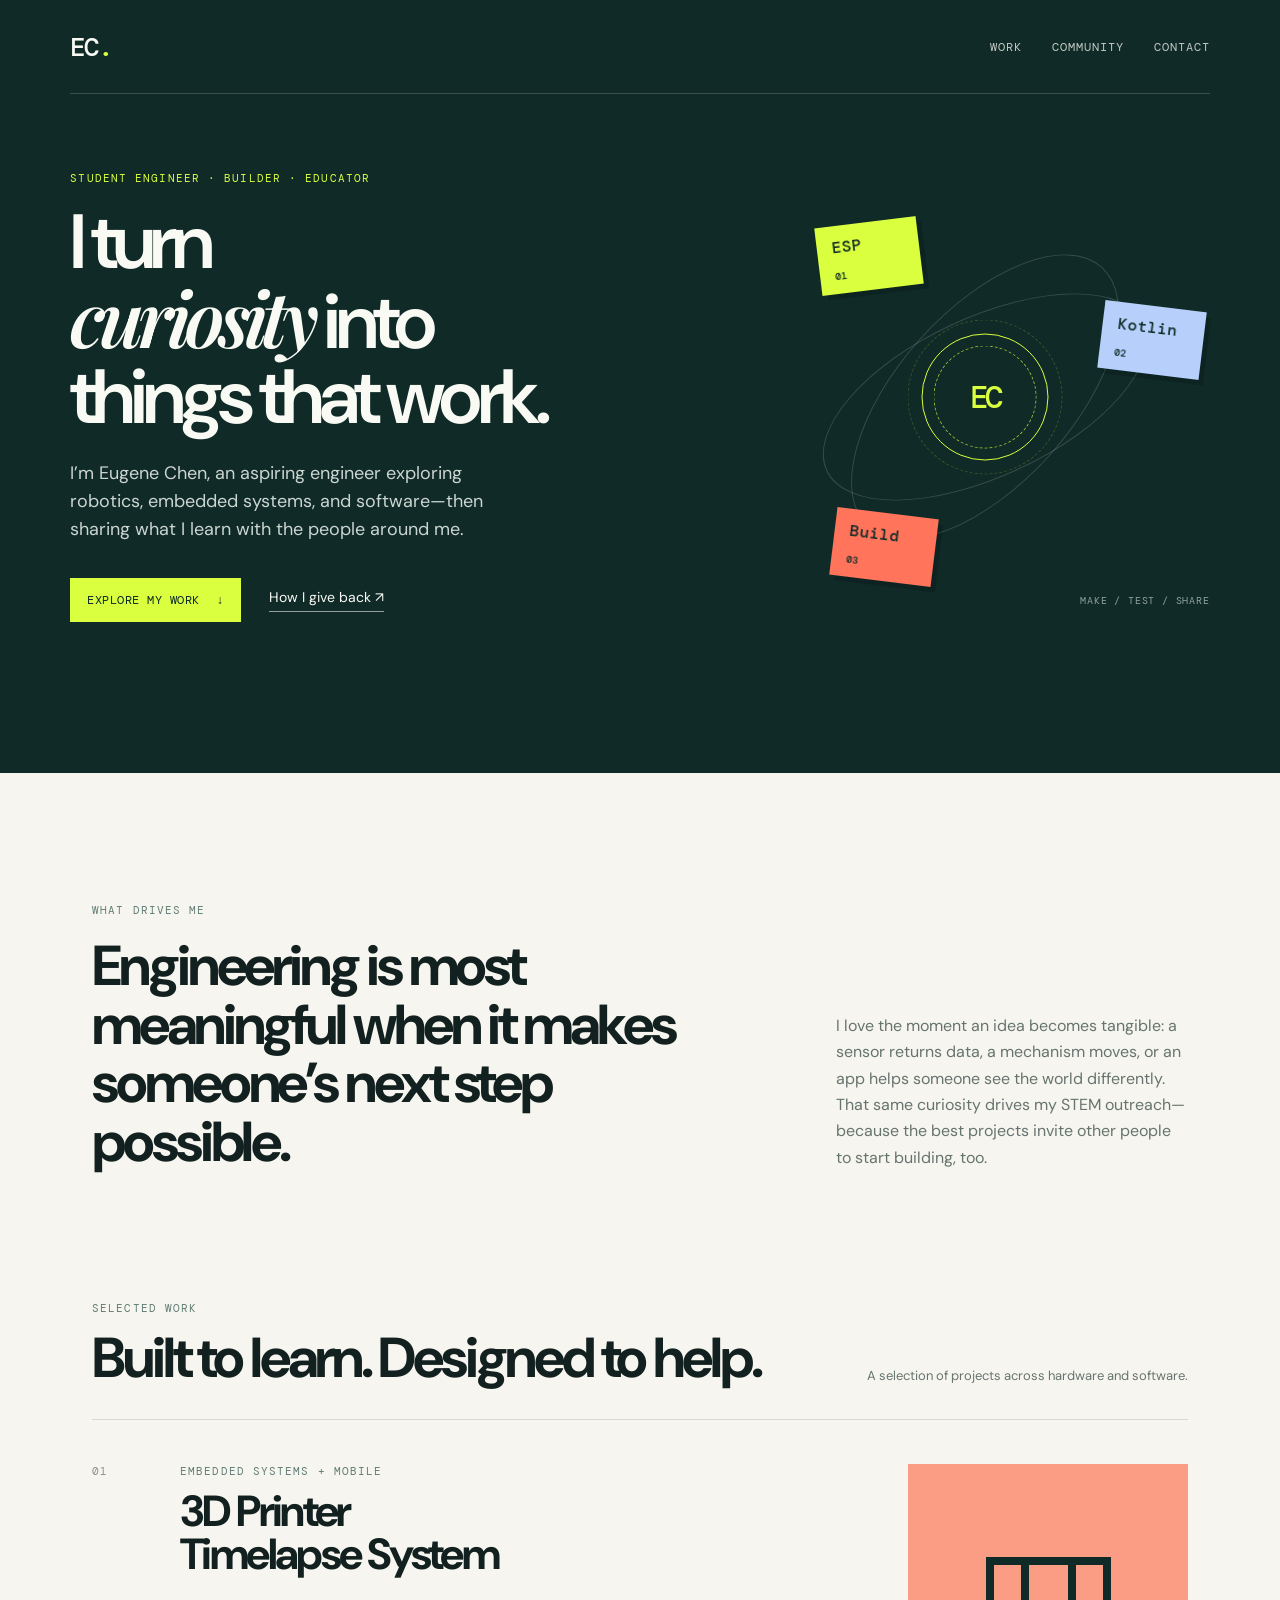
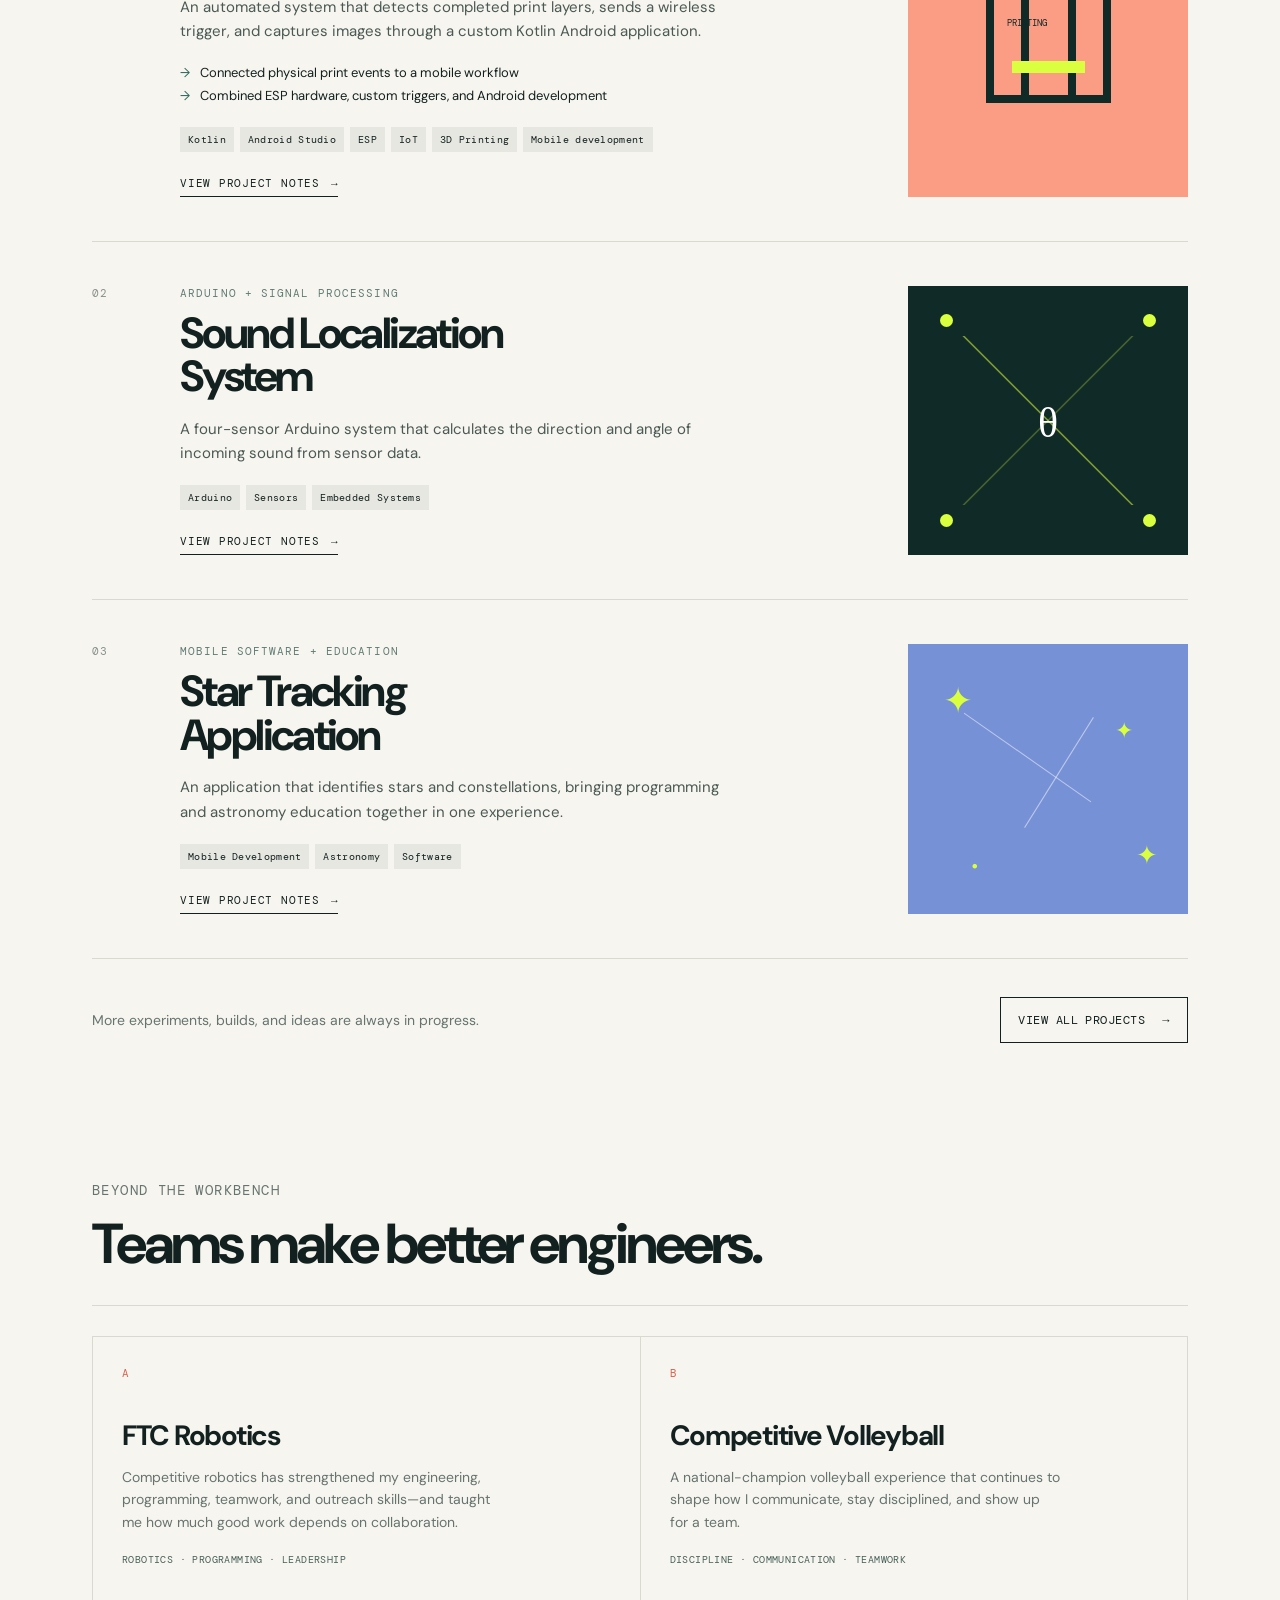
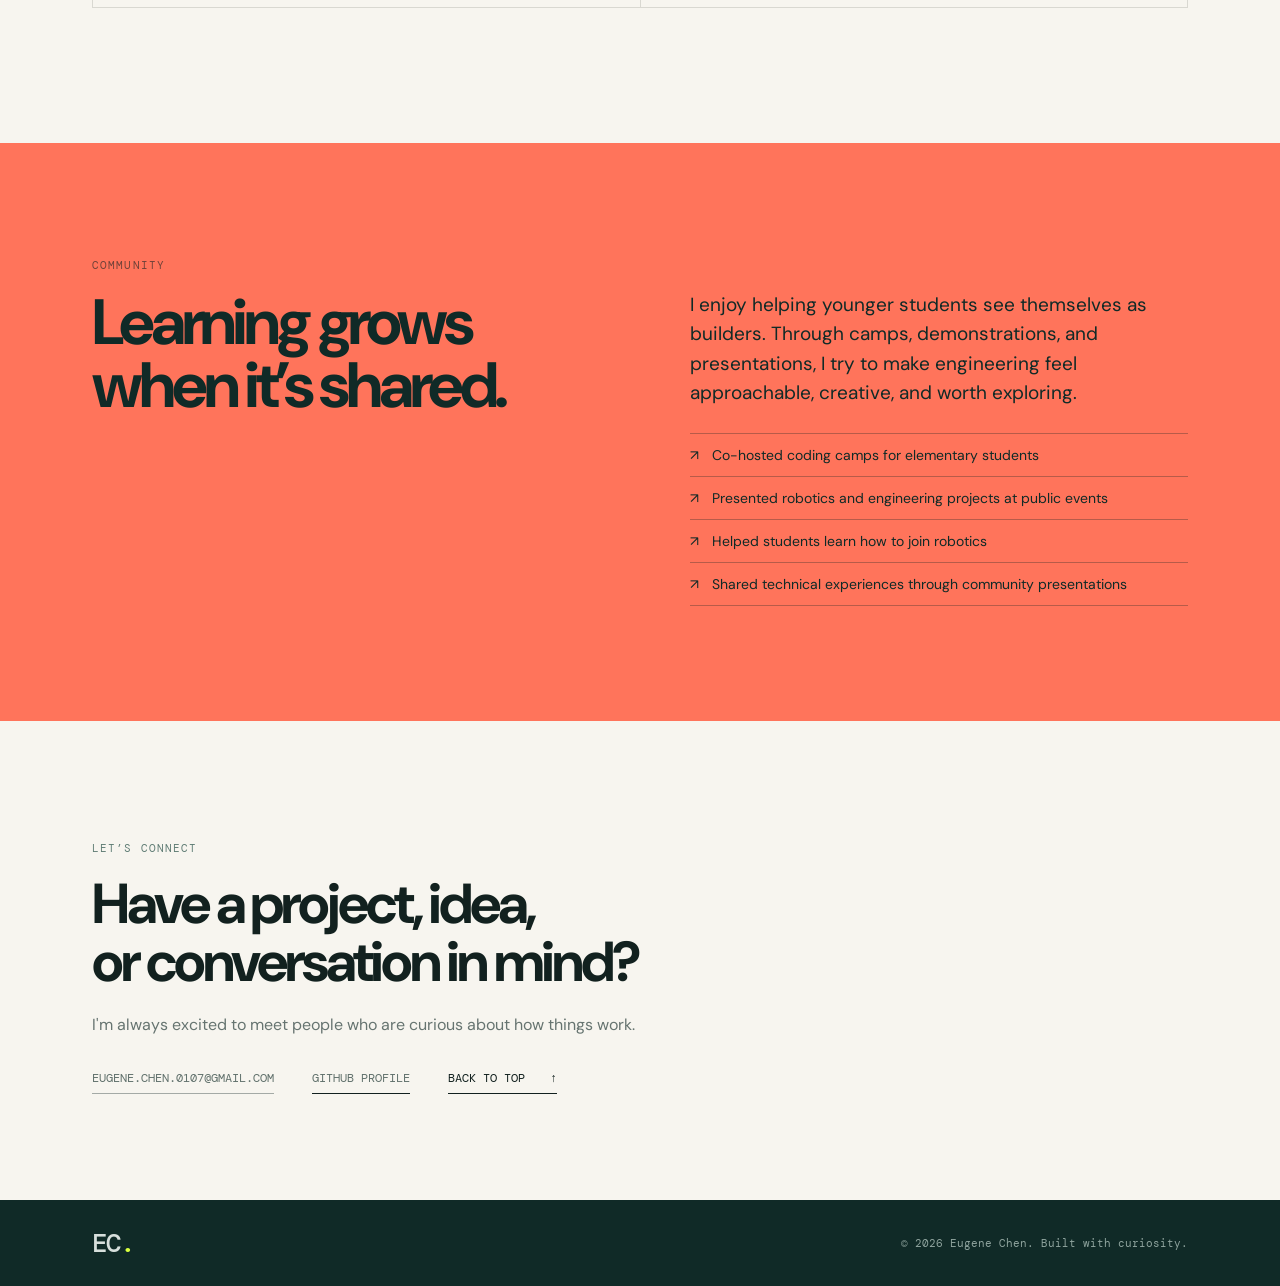
<file: index.html>
<!DOCTYPE html>
<html lang="en">

<head>
  <meta charset="UTF-8">
  <meta name="viewport" content="width=device-width, initial-scale=1.0">
  <meta name="description"
    content="Eugene Chen is a student engineer building at the intersection of robotics, embedded systems, and education.">
  <title>Eugene Chen — Student Engineer</title>
  <link rel="stylesheet" href="style.css">
</head>

<body>
  <div class="scroll-progress" aria-hidden="true"></div>
  <div class="site-shell">
    <header class="hero" id="top">
      <nav class="nav" aria-label="Primary navigation">
        <a class="wordmark" href="#top" aria-label="Eugene Chen home">EC<span>.</span></a>
        <div class="nav-links">
          <a href="#work">Work</a>
          <a href="#community">Community</a>
          <a href="#contact">Contact</a>
        </div>
      </nav>

      <div class="hero-grid">
        <div class="hero-copy">
          <p class="eyebrow">Student engineer · Builder · Educator</p>
          <h1>I turn<br><em>curiosity</em> into<br>things that work.</h1>
          <p class="intro">I’m Eugene Chen, an aspiring engineer exploring robotics, embedded systems, and software—then
            sharing what I learn with the people around me.</p>
          <div class="hero-actions">
            <a class="button button-primary" href="#work">Explore my work <span aria-hidden="true">↓</span></a>
            <a class="text-link" href="#community">How I give back <span aria-hidden="true">↗</span></a>
          </div>
        </div>
        <div class="hero-art" aria-hidden="true">
          <div class="orbit orbit-one"></div>
          <div class="orbit orbit-two"></div>
          <div class="art-card card-a">ESP<br><small>01</small></div>
          <div class="art-card card-b">Kotlin<br><small>02</small></div>
          <div class="art-card card-c">Build<br><small>03</small></div>
          <div class="art-core"><span>EC</span></div>
          <p class="art-label">MAKE / TEST / SHARE</p>
        </div>
      </div>
    </header>

    <main>
      <section class="statement section-wrap">
        <p class="section-kicker">What drives me</p>
        <div class="statement-grid">
          <h2>Engineering is most meaningful when it makes someone’s next step possible.</h2>
          <p>I love the moment an idea becomes tangible: a sensor returns data, a mechanism moves, or an app helps
            someone see the world differently. That same curiosity drives my STEM outreach—because the best projects
            invite other people to start building, too.</p>
        </div>
      </section>

      <section class="work section-wrap" id="work">
        <div class="section-heading">
          <div>
            <p class="section-kicker">Selected work</p>
            <h2>Built to learn. Designed to help.</h2>
          </div>
          <p class="section-note">A selection of projects across hardware and software.</p>
        </div>

        <div class="project-list">
          <article class="project project-featured">
            <div class="project-number">01</div>
            <div class="project-content">
              <p class="project-type">Embedded systems + mobile</p>
              <h3>3D Printer<br>Timelapse System</h3>
              <p class="project-description">An automated system that detects completed print layers, sends a wireless
                trigger, and captures images through a custom Kotlin Android application.</p>
              <ul class="project-points">
                <li>Connected physical print events to a mobile workflow</li>
                <li>Combined ESP hardware, custom triggers, and Android development</li>
              </ul>
              <div class="tags"><span>Kotlin</span><span>Android Studio</span><span>ESP</span><span>IoT</span><span>3D
                  Printing</span><span>Mobile development</span></div>
              <a class="project-link" href="project pages/printer-timelapse.html">View project notes <span
                  aria-hidden="true">→</span></a>
            </div>
            <div class="project-visual printer-visual" aria-hidden="true">
              <div class="printer-frame"><i></i><i></i><b></b><span>PRINTING</span></div>
            </div>
          </article>

          <article class="project project-split">
            <div class="project-number">02</div>
            <div class="project-content">
              <p class="project-type">Arduino + signal processing</p>
              <h3>Sound Localization<br>System</h3>
              <p class="project-description">A four-sensor Arduino system that calculates the direction and angle of
                incoming sound from sensor data.</p>
              <div class="tags"><span>Arduino</span><span>Sensors</span><span>Embedded Systems</span></div>
              <a class="project-link" href="project pages/sound-localization.html">View project notes <span
                  aria-hidden="true">→</span></a>
            </div>
            <div class="project-visual sound-visual" aria-hidden="true">
              <div class="sound-dot d1"></div>
              <div class="sound-dot d2"></div>
              <div class="sound-dot d3"></div>
              <div class="sound-dot d4"></div>
              <div class="sound-lines"></div><b>θ</b>
            </div>
          </article>

          <article class="project project-split">
            <div class="project-number">03</div>
            <div class="project-content">
              <p class="project-type">Mobile software + education</p>
              <h3>Star Tracking<br>Application</h3>
              <p class="project-description">An application that identifies stars and constellations, bringing
                programming and astronomy education together in one experience.</p>
              <div class="tags"><span>Mobile Development</span><span>Astronomy</span><span>Software</span></div>
              <a class="project-link" href="project pages/star-tracking.html">View project notes <span
                  aria-hidden="true">→</span></a>
            </div>
            <div class="project-visual star-visual" aria-hidden="true">
              <span>✦</span><span>✦</span><span>·</span><span>✦</span><i></i><i></i>
            </div>
          </article>
        </div>
        <div class="projects-cta">
          <p>More experiments, builds, and ideas are always in progress.</p>
          <a class="button button-outline" href="projects.html">View all projects <span aria-hidden="true">→</span></a>
        </div>
      </section>

      <section class="experience section-wrap">
        <div class="section-heading">
          <div>
            <p class="section-kicker">Beyond the workbench</p>
            <h2>Teams make better engineers.</h2>
          </div>
        </div>
        <div class="experience-grid">
          <article>
            <p class="experience-index">A</p>
            <h3>FTC Robotics</h3>
            <p>Competitive robotics has strengthened my engineering, programming, teamwork, and outreach skills—and
              taught me how much good work depends on collaboration.</p><span>Robotics · Programming · Leadership</span>
          </article>
          <article>
            <p class="experience-index">B</p>
            <h3>Competitive Volleyball</h3>
            <p>A national-champion volleyball experience that continues to shape how I communicate, stay disciplined,
              and show up for a team.</p><span>Discipline · Communication · Teamwork</span>
          </article>
        </div>
      </section>

      <section class="community" id="community">
        <div class="section-wrap community-grid">
          <div>
            <p class="section-kicker light">Community</p>
            <h2>Learning grows<br>when it’s shared.</h2>
          </div>
          <div class="community-copy">
            <p>I enjoy helping younger students see themselves as builders. Through camps, demonstrations, and
              presentations, I try to make engineering feel approachable, creative, and worth exploring.</p>
            <ul>
              <li>Co-hosted coding camps for elementary students</li>
              <li>Presented robotics and engineering projects at public events</li>
              <li>Helped students learn how to join robotics</li>
              <li>Shared technical experiences through community presentations</li>
            </ul>
          </div>
        </div>
      </section>

      <section class="contact section-wrap" id="contact">
        <p class="section-kicker">Let’s connect</p>
        <h2>Have a project, idea,<br>or conversation in mind?</h2>
        <p>I'm always excited to meet people who are curious about how things work.</p>
        <!-- <div class="contact-links"><span class="contact-pending">eugene.chen.0107@gmail.com</span><span class="contact-pending"><a href="https://github.com/eugene-chen-0107" target="_blank" rel="noopener noreferrer">GitHub Profile</a></span><a href="#top">Back to top <span>↑</span></a></div> -->
        <div class="contact-links"><span class="contact-pending">eugene.chen.0107@gmail.com</span><span
            class="contact-pending"><a href="https://github.com/eugene-chen-0107" target="_blank"
              rel="noopener noreferrer">GitHub Profile</a></span><a href="#top">Back to top <span>↑</span></a></div>
        <!-- <p class="contact-note">Add your email address and GitHub links here before publishing.</p> -->
      </section>
    </main>
    <footer><a class="wordmark" href="#top">EC<span>.</span></a>
      <p>© 2026 Eugene Chen. Built with curiosity.</p>
    </footer>
  </div>
  <script>
    (() => {
      const reducedMotion = window.matchMedia('(prefers-reduced-motion: reduce)');
      const revealTargets = document.querySelectorAll('.statement-grid, .section-heading, .project, .experience-grid article, .community-grid, .contact');

      revealTargets.forEach((element, index) => {
        element.classList.add('reveal');
        element.style.setProperty('--reveal-delay', `${Math.min(index % 3, 2) * 85}ms`);
      });

      const revealAll = () => revealTargets.forEach(element => element.classList.add('is-visible'));
      if (reducedMotion.matches || !('IntersectionObserver' in window)) {
        revealAll();
      } else {
        const observer = new IntersectionObserver((entries, currentObserver) => {
          entries.forEach(entry => {
            if (entry.isIntersecting) {
              entry.target.classList.add('is-visible');
              currentObserver.unobserve(entry.target);
            }
          });
        }, { threshold: 0.12, rootMargin: '0px 0px -40px' });
        revealTargets.forEach(element => observer.observe(element));
      }

      const progress = document.querySelector('.scroll-progress');
      const updateProgress = () => {
        const scrollable = document.documentElement.scrollHeight - window.innerHeight;
        progress.style.transform = `scaleX(${scrollable > 0 ? window.scrollY / scrollable : 0})`;
      };
      updateProgress();
      window.addEventListener('scroll', updateProgress, { passive: true });
      window.addEventListener('resize', updateProgress);
    })();
  </script>
</body>

</html>
</file>
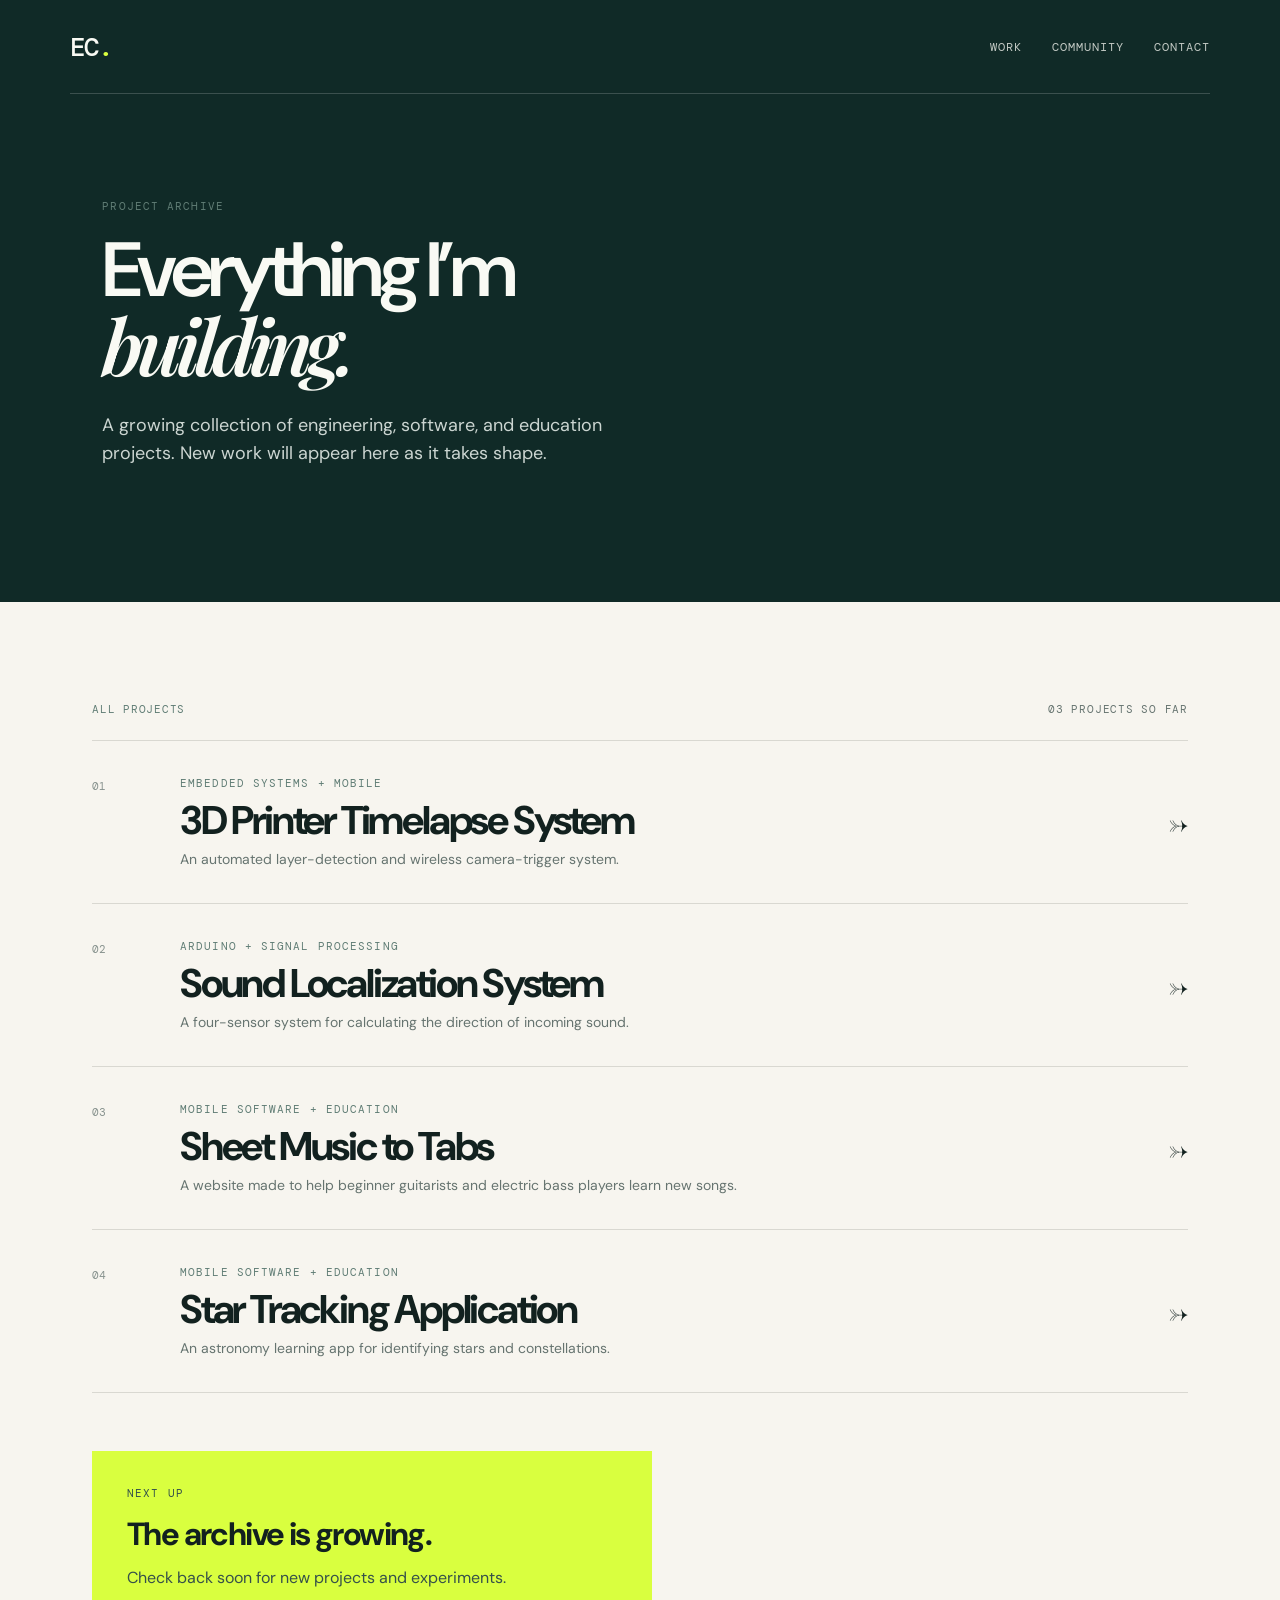
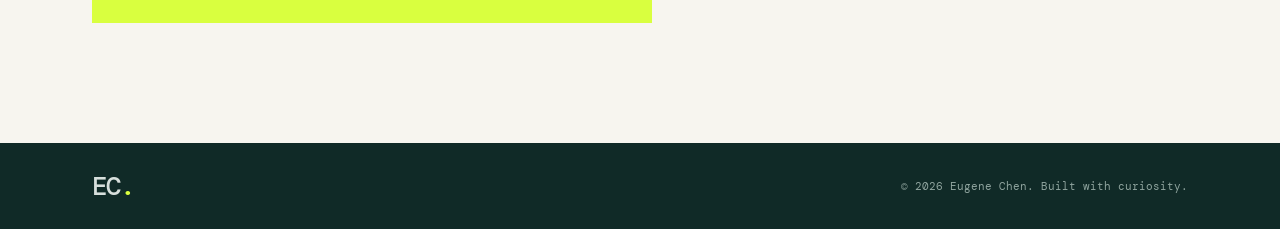
<file: projects.html>
<!DOCTYPE html>
<html lang="en">

<head>
  <meta charset="UTF-8">
  <meta name="viewport" content="width=device-width, initial-scale=1.0">
  <meta name="description" content="A complete collection of Eugene Chen's engineering and software projects.">
  <title>All Projects — Eugene Chen</title>
  <link rel="stylesheet" href="style.css">
</head>

<body>
  <div class="site-shell">
    <header class="projects-hero">
      <nav class="nav" aria-label="Primary navigation">
        <a class="wordmark" href="index.html" aria-label="Eugene Chen home">EC<span>.</span></a>
        <div class="nav-links"><a href="index.html#work">Work</a><a href="index.html#community">Community</a><a
            href="index.html#contact">Contact</a></div>
      </nav>
      <div class="projects-hero-copy">
        <p class="eyebrow">Project archive</p>
        <h1>Everything I’m<br><em>building.</em></h1>
        <p>A growing collection of engineering, software, and education projects. New work will appear here as it takes
          shape.</p>
      </div>
    </header>

    <main class="section-wrap projects-page">
      <div class="projects-page-heading">
        <p class="section-kicker">All projects</p>
        <p>03 projects so far</p>
      </div>
      <div class="archive-list">
        <a class="archive-project" href="project pages/printer-timelapse.html"><span class="archive-number">01</span>
          <div>
            <p class="project-type">Embedded systems + mobile</p>
            <h2>3D Printer Timelapse System</h2>
            <p>An automated layer-detection and wireless camera-trigger system.</p>
          </div><span class="archive-arrow" aria-hidden="true">→</span>
        </a>
        <a class="archive-project" href="project pages/sound-localization.html"><span class="archive-number">02</span>
          <div>
            <p class="project-type">Arduino + signal processing</p>
            <h2>Sound Localization System</h2>
            <p>A four-sensor system for calculating the direction of incoming sound.</p>
          </div><span class="archive-arrow" aria-hidden="true">→</span>
        </a>
        <a class="archive-project" href="project pages/sheet-music-to-tabs.html"><span class="archive-number">03</span>
          <div>
            <p class="project-type">Mobile software + education</p>
            <h2>Sheet Music to Tabs</h2>
            <p>A website made to help beginner guitarists and electric bass players learn new songs.</p>
          </div><span class="archive-arrow" aria-hidden="true">→</span>
        </a>
        <a class="archive-project" href="project pages/star-tracking.html"><span class="archive-number">04</span>
          <div>
            <p class="project-type">Mobile software + education</p>
            <h2>Star Tracking Application</h2>
            <p>An astronomy learning app for identifying stars and constellations.</p>
          </div><span class="archive-arrow" aria-hidden="true">→</span>
        </a>
      </div>
      <aside class="projects-coming">
        <p class="section-kicker">Next up</p>
        <h2>The archive is growing.</h2>
        <p>Check back soon for new projects and experiments.</p>
      </aside>
    </main>
    <footer><a class="wordmark" href="index.html">EC<span>.</span></a>
      <p>© 2026 Eugene Chen. Built with curiosity.</p>
    </footer>
  </div>
</body>

</html>
</file>
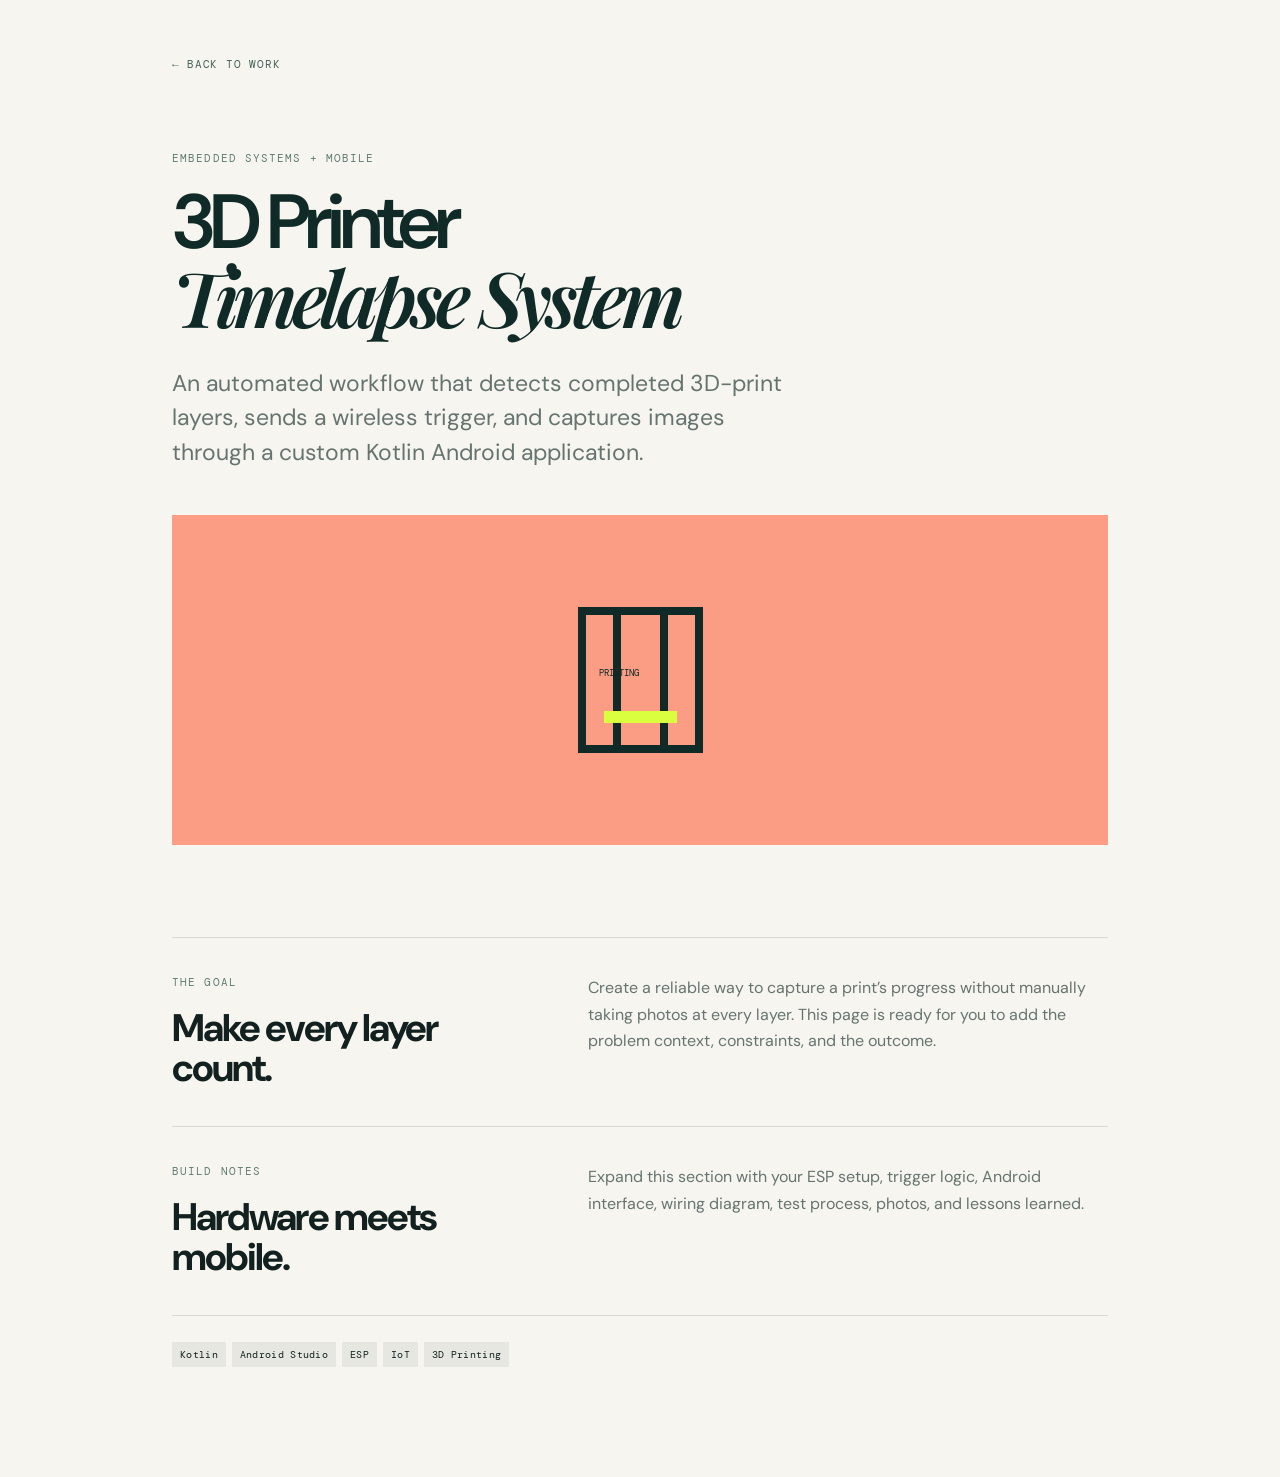
<file: project pages/printer-timelapse.html>
<!DOCTYPE html>
<html lang="en">

<head>
  <meta charset="UTF-8">
  <meta name="viewport" content="width=device-width, initial-scale=1.0">
  <meta name="description" content="3D Printer Timelapse System case study by Eugene Chen.">
  <title>3D Printer Timelapse System — Eugene Chen</title>
  <link rel="stylesheet" href="../style.css">
</head>

<body>
  <main class="case-study section-wrap">
    <a class="back-link" href="../index.html#work">← Back to work</a>
    <p class="section-kicker">Embedded systems + mobile</p>
    <h1>3D Printer<br><em>Timelapse System</em></h1>
    <p class="case-intro">An automated workflow that detects completed 3D-print layers, sends a wireless trigger, and
      captures images through a custom Kotlin Android application.</p>
    <div class="case-visual printer-visual" aria-hidden="true">
      <div class="printer-frame"><i></i><i></i><b></b><span>PRINTING</span></div>
    </div>
    <section class="case-grid">
      <div>
        <p class="section-kicker">The goal</p>
        <h2>Make every layer count.</h2>
      </div>
      <p>Create a reliable way to capture a print’s progress without manually taking photos at every layer. This page is
        ready for you to add the problem context, constraints, and the outcome.</p>
    </section>
    <section class="case-grid">
      <div>
        <p class="section-kicker">Build notes</p>
        <h2>Hardware meets mobile.</h2>
      </div>
      <p>Expand this section with your ESP setup, trigger logic, Android interface, wiring diagram, test process,
        photos, and lessons learned.</p>
    </section>
    <div class="tags"><span>Kotlin</span><span>Android Studio</span><span>ESP</span><span>IoT</span><span>3D
        Printing</span></div>
  </main>
</body>

</html>
</file>
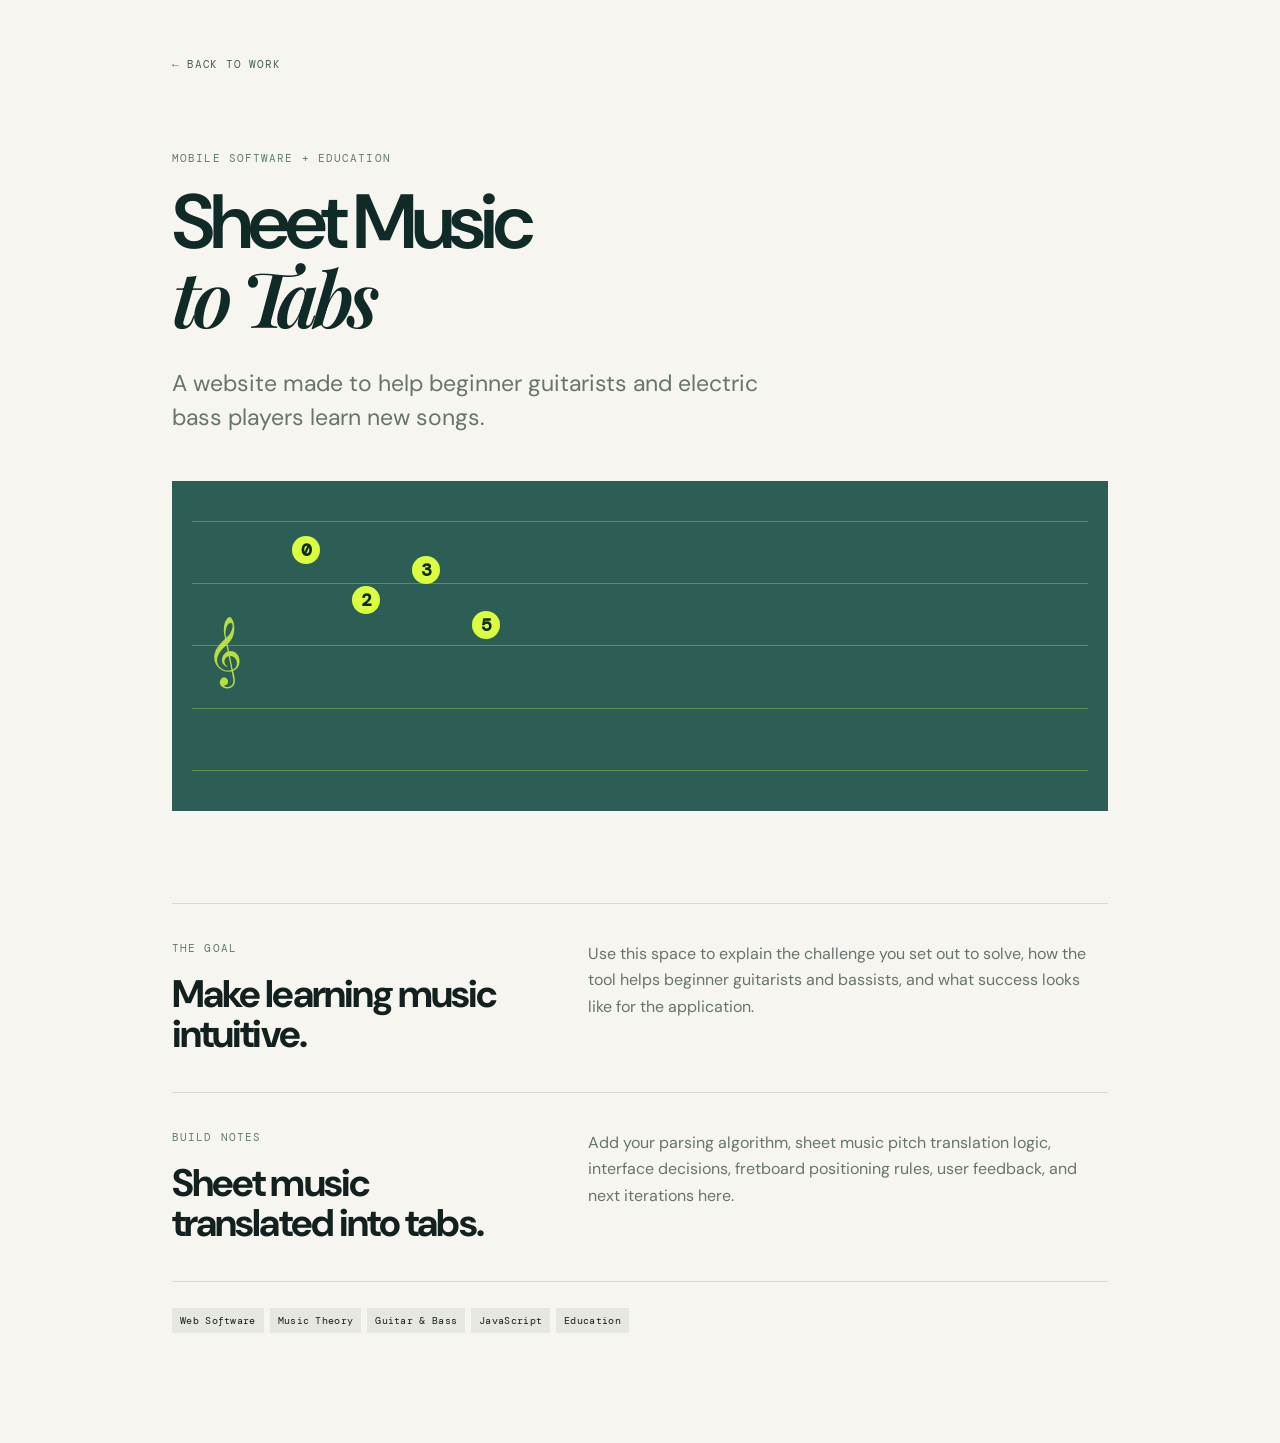
<file: project pages/sheet-music-to-tabs.html>
<!DOCTYPE html>
<html lang="en">
<head>
  <meta charset="UTF-8">
  <meta name="viewport" content="width=device-width, initial-scale=1.0">
  <meta name="description" content="Sheet Music to Tabs case study by Eugene Chen.">
  <title>Sheet Music to Tabs — Eugene Chen</title>
  <link rel="stylesheet" href="../style.css">
</head>
<body>
  <main class="case-study section-wrap">
    <a class="back-link" href="../index.html#work">← Back to work</a>
    <p class="section-kicker">Mobile software + education</p>
    <h1>Sheet Music<br><em>to Tabs</em></h1>
    <p class="case-intro">A website made to help beginner guitarists and electric bass players learn new songs.</p>
    <div class="case-visual music-visual" aria-hidden="true">
      <div class="staff-lines"><i></i><i></i><i></i><i></i><i></i></div>
      <span class="music-clef">𝄞</span>
      <span class="tab-note n1">0</span>
      <span class="tab-note n2">2</span>
      <span class="tab-note n3">3</span>
      <span class="tab-note n4">5</span>
    </div>
    <section class="case-grid">
      <div>
        <p class="section-kicker">The goal</p>
        <h2>Make learning music intuitive.</h2>
      </div>
      <p>Use this space to explain the challenge you set out to solve, how the tool helps beginner guitarists and bassists, and what success looks like for the application.</p>
    </section>
    <section class="case-grid">
      <div>
        <p class="section-kicker">Build notes</p>
        <h2>Sheet music translated into tabs.</h2>
      </div>
      <p>Add your parsing algorithm, sheet music pitch translation logic, interface decisions, fretboard positioning rules, user feedback, and next iterations here.</p>
    </section>
    <div class="tags">
      <span>Web Software</span>
      <span>Music Theory</span>
      <span>Guitar &amp; Bass</span>
      <span>JavaScript</span>
      <span>Education</span>
    </div>
  </main>
</body>
</html>
</file>
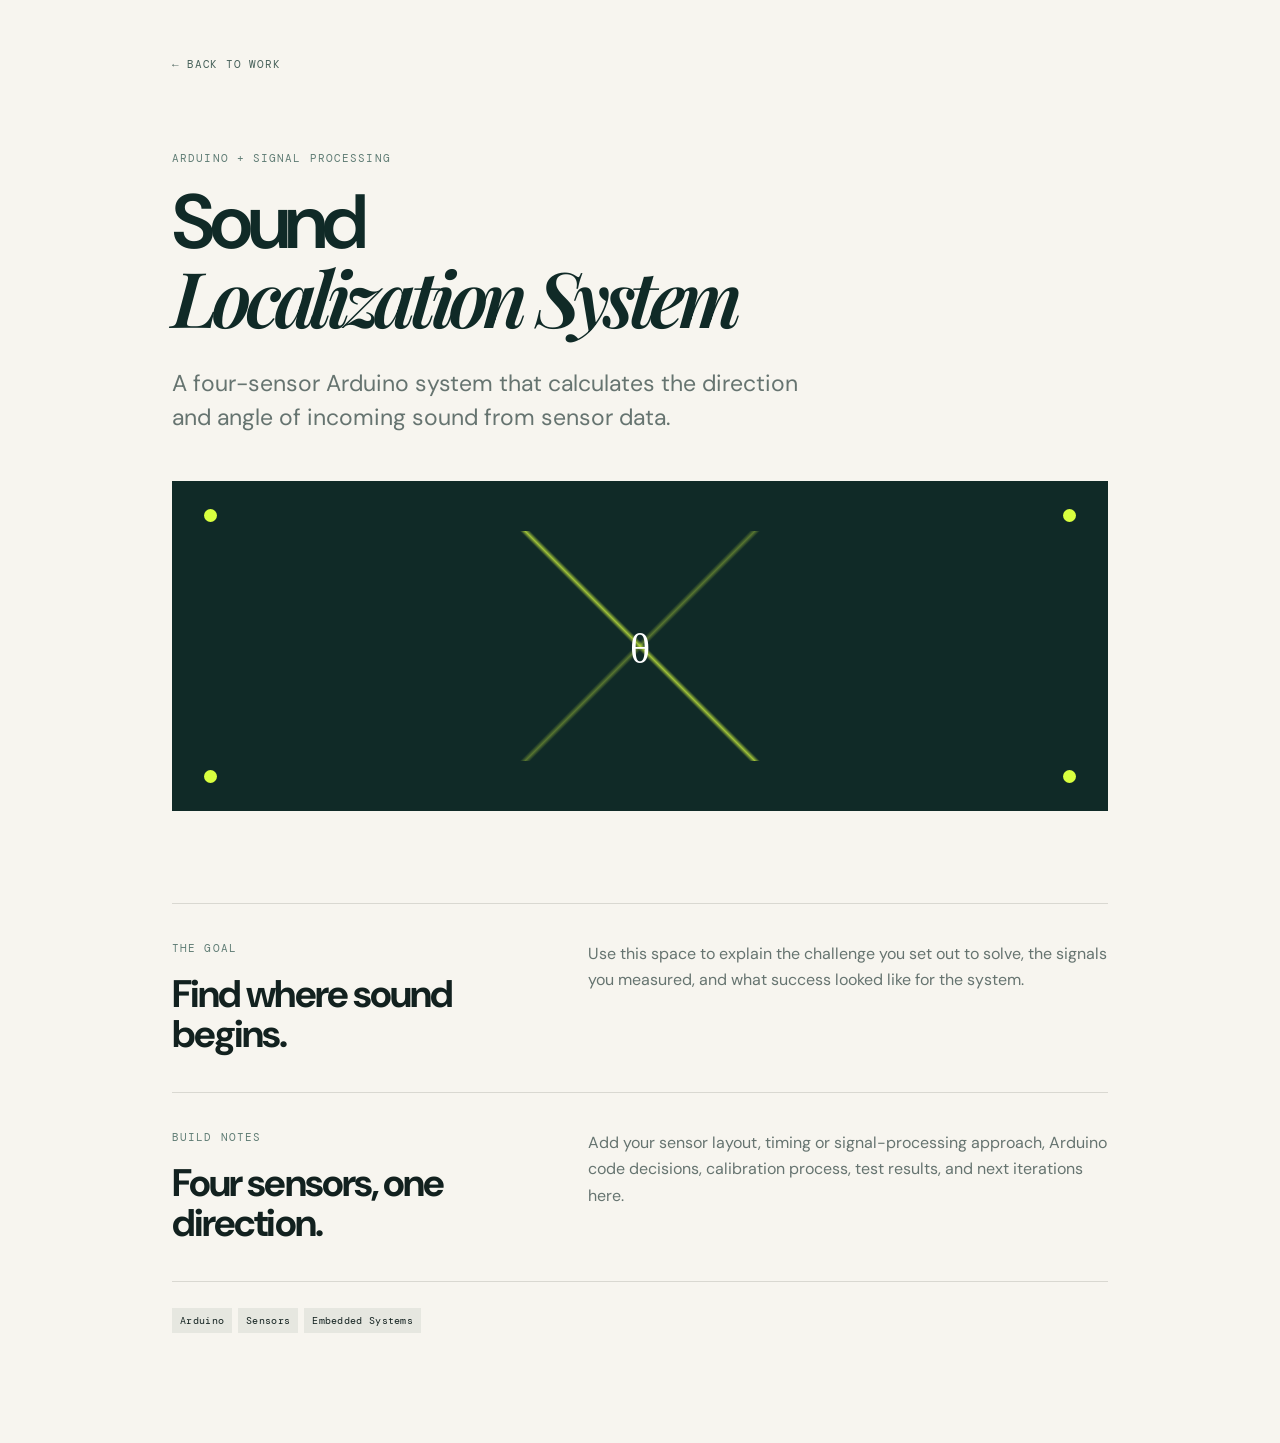
<file: project pages/sound-localization.html>
<!DOCTYPE html>
<html lang="en">

<head>
  <meta charset="UTF-8">
  <meta name="viewport" content="width=device-width, initial-scale=1.0">
  <meta name="description" content="Sound Localization System case study by Eugene Chen.">
  <title>Sound Localization System — Eugene Chen</title>
  <link rel="stylesheet" href="../style.css">
</head>

<body>
  <main class="case-study section-wrap">
    <a class="back-link" href="../index.html#work">← Back to work</a>
    <p class="section-kicker">Arduino + signal processing</p>
    <h1>Sound<br><em>Localization System</em></h1>
    <p class="case-intro">A four-sensor Arduino system that calculates the direction and angle of incoming sound from
      sensor data.</p>
    <div class="case-visual sound-visual" aria-hidden="true">
      <div class="sound-dot d1"></div>
      <div class="sound-dot d2"></div>
      <div class="sound-dot d3"></div>
      <div class="sound-dot d4"></div>
      <div class="sound-lines"></div><b>θ</b>
    </div>
    <section class="case-grid">
      <div>
        <p class="section-kicker">The goal</p>
        <h2>Find where sound begins.</h2>
      </div>
      <p>Use this space to explain the challenge you set out to solve, the signals you measured, and what success looked
        like for the system.</p>
    </section>
    <section class="case-grid">
      <div>
        <p class="section-kicker">Build notes</p>
        <h2>Four sensors, one direction.</h2>
      </div>
      <p>Add your sensor layout, timing or signal-processing approach, Arduino code decisions, calibration process, test
        results, and next iterations here.</p>
    </section>
    <div class="tags"><span>Arduino</span><span>Sensors</span><span>Embedded Systems</span></div>
  </main>
</body>

</html>
</file>
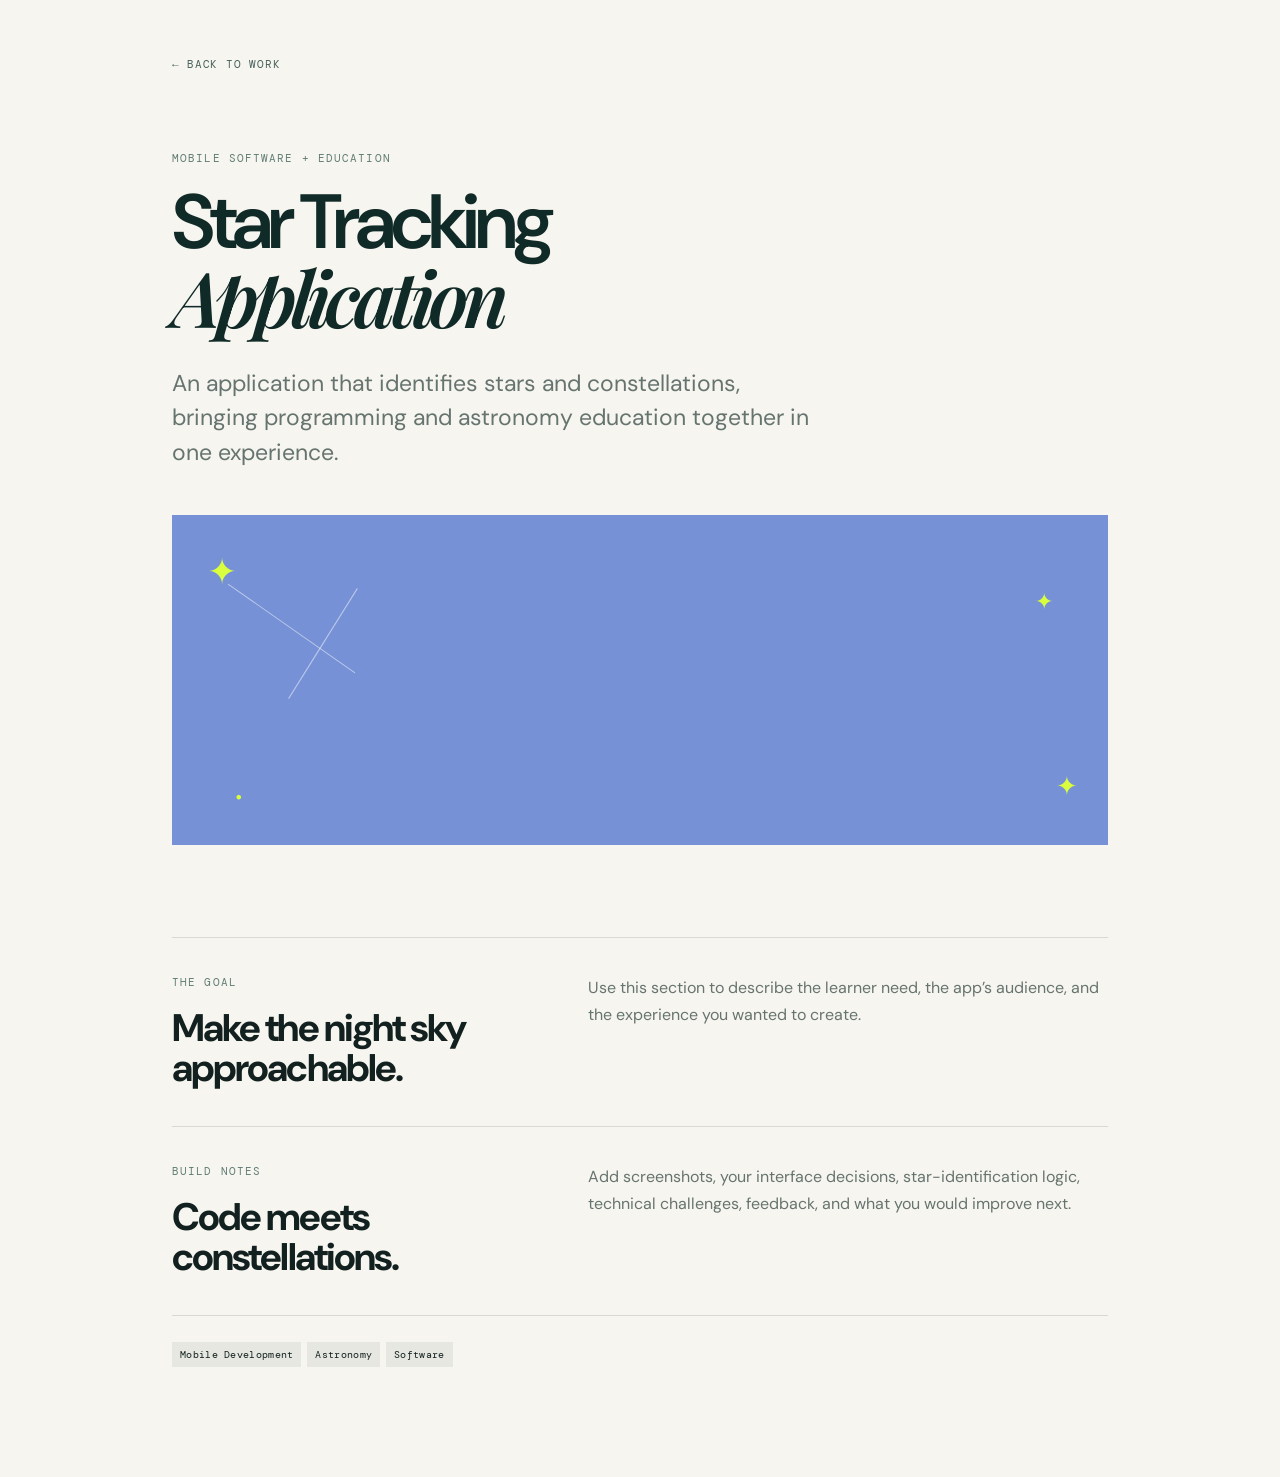
<file: project pages/star-tracking.html>
<!DOCTYPE html>
<html lang="en">

<head>
  <meta charset="UTF-8">
  <meta name="viewport" content="width=device-width, initial-scale=1.0">
  <meta name="description" content="Star Tracking Application case study by Eugene Chen.">
  <title>Star Tracking Application — Eugene Chen</title>
  <link rel="stylesheet" href="../style.css">
</head>

<body>
  <main class="case-study section-wrap">
    <a class="back-link" href="../index.html#work">← Back to work</a>
    <p class="section-kicker">Mobile software + education</p>
    <h1>Star Tracking<br><em>Application</em></h1>
    <p class="case-intro">An application that identifies stars and constellations, bringing programming and astronomy
      education together in one experience.</p>
    <div class="case-visual star-visual" aria-hidden="true">
      <span>✦</span><span>✦</span><span>·</span><span>✦</span><i></i><i></i>
    </div>
    <section class="case-grid">
      <div>
        <p class="section-kicker">The goal</p>
        <h2>Make the night sky approachable.</h2>
      </div>
      <p>Use this section to describe the learner need, the app’s audience, and the experience you wanted to create.</p>
    </section>
    <section class="case-grid">
      <div>
        <p class="section-kicker">Build notes</p>
        <h2>Code meets constellations.</h2>
      </div>
      <p>Add screenshots, your interface decisions, star-identification logic, technical challenges, feedback, and what
        you would improve next.</p>
    </section>
    <div class="tags"><span>Mobile Development</span><span>Astronomy</span><span>Software</span></div>
  </main>
</body>

</html>
</file>
<file: style.css>
@import url("https://fonts.googleapis.com/css2?family=DM+Mono:wght@400;500&family=DM+Sans:opsz,wght@9..40,400;9..40,500;9..40,600;9..40,700&family=Playfair+Display:ital,wght@0,600;0,700;1,600;1,700&display=swap");

:root {
  --ink: #12211f;
  --muted: #667470;
  --paper: #f7f5ef;
  --acid: #d9ff3f;
  --coral: #ff745b;
  --line: #d9d8d1;
  --dark: #102a27;
  --sans: "DM Sans", Arial, sans-serif;
  --mono: "DM Mono", monospace;
  --serif: "Playfair Display", Georgia, serif;
}
* {
  box-sizing: border-box;
}
html {
  scroll-behavior: smooth;
}
body {
  margin: 0;
  background: var(--paper);
  color: var(--ink);
  font-family: var(--sans);
}
a {
  color: inherit;
  text-decoration: none;
}
::selection {
  background: var(--acid);
  color: var(--dark);
}
.section-wrap {
  max-width: 1160px;
  margin: 0 auto;
  padding-left: 32px;
  padding-right: 32px;
}
.hero {
  min-height: 720px;
  padding: 0 5.5vw 74px;
  background: var(--dark);
  color: #f9faf4;
  overflow: hidden;
}
.nav {
  height: 94px;
  display: flex;
  align-items: center;
  justify-content: space-between;
  max-width: 1340px;
  margin: auto;
  border-bottom: 1px solid rgba(255, 255, 255, 0.18);
}
.wordmark {
  font: 500 26px var(--mono);
  letter-spacing: -2px;
}
.wordmark span {
  color: var(--acid);
}
.nav-links {
  display: flex;
  gap: 30px;
  font: 12px var(--mono);
  text-transform: uppercase;
  letter-spacing: 0.08em;
}
.nav-links a {
  opacity: 0.76;
  transition: opacity 0.2s;
}
.nav-links a:hover {
  opacity: 1;
}
.hero-grid {
  max-width: 1160px;
  margin: 0 auto;
  display: grid;
  grid-template-columns: 1.08fr 0.92fr;
  align-items: center;
  min-height: 605px;
  gap: 30px;
}
.eyebrow,
.section-kicker,
.project-type {
  font: 11px var(--mono);
  letter-spacing: 0.1em;
  text-transform: uppercase;
  color: #607d75;
  margin: 0 0 20px;
}
.hero .eyebrow {
  color: var(--acid);
}
h1,
h2,
h3,
p {
  margin-top: 0;
}
h1 {
  font-size: clamp(55px, 6vw, 87px);
  line-height: 0.97;
  letter-spacing: -0.065em;
  margin: 0 0 26px;
  font-weight: 600;
}
h1 em {
  font-family: var(--serif);
  font-weight: 600;
  letter-spacing: -0.08em;
}
.intro {
  max-width: 465px;
  font-size: 18px;
  line-height: 1.55;
  color: #cbd5d1;
}
.hero-actions {
  display: flex;
  align-items: center;
  gap: 28px;
  margin-top: 34px;
}
.button {
  display: inline-flex;
  align-items: center;
  gap: 17px;
  padding: 14px 17px;
  font: 12px var(--mono);
  text-transform: uppercase;
  letter-spacing: 0.04em;
}
.button-primary {
  color: var(--dark);
  background: var(--acid);
}
.text-link {
  font-size: 14px;
  border-bottom: 1px solid rgba(255, 255, 255, 0.55);
  padding-bottom: 5px;
}
.hero-art {
  height: 440px;
  position: relative;
  max-width: 450px;
  width: 100%;
  margin-left: auto;
}
.art-core {
  position: absolute;
  left: 50%;
  top: 50%;
  width: 127px;
  height: 127px;
  transform: translate(-50%, -50%);
  border: 1px solid var(--acid);
  display: grid;
  place-items: center;
  border-radius: 50%;
  background: var(--dark);
  z-index: 2;
}
.art-core:before,
.art-core:after {
  content: "";
  position: absolute;
  border-radius: 50%;
  inset: 11px;
  border: 1px dashed rgba(217, 255, 63, 0.65);
}
.art-core:after {
  inset: -15px;
  border-color: rgba(217, 255, 63, 0.2);
}
.art-core span {
  color: var(--acid);
  font: 500 31px var(--mono);
  letter-spacing: -4px;
}
.orbit {
  position: absolute;
  left: 50%;
  top: 50%;
  border: 1px solid rgba(255, 255, 255, 0.16);
  border-radius: 50%;
  transform: translate(-50%, -50%) rotate(-25deg);
}
.orbit-one {
  width: 350px;
  height: 160px;
}
.orbit-two {
  width: 175px;
  height: 350px;
  transform: translate(-50%, -50%) rotate(42deg);
}
.art-card {
  position: absolute;
  padding: 14px 15px 12px;
  min-width: 102px;
  color: var(--dark);
  font: 500 16px var(--mono);
  line-height: 1;
  box-shadow: 5px 5px 0 rgba(0, 0, 0, 0.15);
  z-index: 3;
}
.art-card small {
  display: block;
  font-size: 10px;
  margin-top: 16px;
}
.card-a {
  background: var(--acid);
  top: 45px;
  left: 58px;
  transform: rotate(-7deg);
}
.card-b {
  background: #b6d0fb;
  right: 7px;
  top: 129px;
  transform: rotate(7deg);
}
.card-c {
  background: var(--coral);
  left: 73px;
  bottom: 36px;
  transform: rotate(7deg);
}
.art-label {
  position: absolute;
  bottom: 0;
  right: 0;
  font: 10px var(--mono);
  letter-spacing: 0.08em;
  color: #90a39e;
}
.statement {
  padding-top: 130px;
  padding-bottom: 130px;
}
.statement-grid {
  display: grid;
  grid-template-columns: 1.3fr 0.7fr;
  gap: 90px;
  align-items: end;
}
.statement h2,
.section-heading h2,
.contact h2 {
  font-size: clamp(35px, 4.4vw, 59px);
  line-height: 1.04;
  letter-spacing: -0.055em;
  margin: 0;
}
.statement-grid > p {
  margin: 0;
  color: var(--muted);
  font-size: 16px;
  line-height: 1.65;
}
.work {
  padding-bottom: 136px;
}
.section-heading {
  display: flex;
  justify-content: space-between;
  align-items: end;
  gap: 25px;
  padding-bottom: 31px;
  border-bottom: 1px solid var(--line);
}
.section-heading .section-kicker {
  margin-bottom: 14px;
}
.section-note {
  margin: 0 0 4px;
  font-size: 13px;
  color: var(--muted);
}
.project-list {
  border-bottom: 1px solid var(--line);
}
.project {
  display: grid;
  grid-template-columns: 64px 1fr 280px;
  gap: 24px;
  border-top: 1px solid var(--line);
  padding: 44px 0;
}
.project:first-child {
  border-top: 0;
}
.project-number,
.experience-index {
  font: 11px var(--mono);
  color: #87928e;
  letter-spacing: 0.08em;
}
.project h3 {
  font-size: clamp(28px, 3.4vw, 45px);
  letter-spacing: -0.06em;
  line-height: 1;
  margin-bottom: 18px;
}
.project-type {
  margin-bottom: 12px;
}
.project-description {
  max-width: 540px;
  color: #4a5954;
  font-size: 15px;
  line-height: 1.62;
}
.project-points {
  padding: 0;
  list-style: none;
  font-size: 13px;
  line-height: 1.7;
  margin: 19px 0;
}
.project-points li:before {
  content: "→";
  color: #2f6a5c;
  margin-right: 10px;
}
.tags {
  display: flex;
  flex-wrap: wrap;
  gap: 6px;
  margin-top: 20px;
}
.tags span {
  font: 10px var(--mono);
  letter-spacing: 0.03em;
  padding: 6px 8px;
  background: #e6e7e0;
}
.project-visual {
  min-height: 220px;
  position: relative;
  overflow: hidden;
  background: #e3e5dc;
}
.printer-visual {
  background: #fb9d84;
  display: grid;
  place-items: center;
}
.printer-frame {
  height: 146px;
  width: 125px;
  border: 8px solid var(--dark);
  position: relative;
}
.printer-frame i {
  position: absolute;
  top: -8px;
  width: 8px;
  height: 142px;
  background: var(--dark);
}
.printer-frame i:first-child {
  left: 27px;
}
.printer-frame i:nth-child(2) {
  right: 27px;
}
.printer-frame b {
  position: absolute;
  left: 18px;
  right: 18px;
  bottom: 22px;
  height: 12px;
  background: var(--acid);
}
.printer-frame span {
  position: absolute;
  top: 52px;
  left: 13px;
  font: 9px var(--mono);
  color: var(--dark);
}
.sound-visual {
  background: var(--dark);
}
.sound-dot {
  position: absolute;
  width: 13px;
  height: 13px;
  border-radius: 50%;
  background: var(--acid);
}
.d1 {
  top: 28px;
  left: 32px;
}
.d2 {
  top: 28px;
  right: 32px;
}
.d3 {
  bottom: 28px;
  left: 32px;
}
.d4 {
  bottom: 28px;
  right: 32px;
}
.sound-lines {
  position: absolute;
  inset: 50px;
  background:
    linear-gradient(
      45deg,
      transparent 49.5%,
      rgba(217, 255, 63, 0.7) 50%,
      transparent 50.5%
    ),
    linear-gradient(
      -45deg,
      transparent 49.5%,
      rgba(217, 255, 63, 0.35) 50%,
      transparent 50.5%
    );
}
.sound-visual b {
  position: absolute;
  inset: 0;
  display: grid;
  place-items: center;
  font: 42px var(--serif);
  color: #fff;
}
.star-visual {
  background: #7691d5;
}
.star-visual span {
  position: absolute;
  color: var(--acid);
  font: 36px var(--serif);
}
.star-visual span:nth-child(1) {
  top: 30px;
  left: 35px;
}
.star-visual span:nth-child(2) {
  top: 70px;
  right: 55px;
  font-size: 22px;
}
.star-visual span:nth-child(3) {
  bottom: 29px;
  left: 62px;
}
.star-visual span:nth-child(4) {
  right: 30px;
  bottom: 43px;
  font-size: 26px;
}
.star-visual i {
  position: absolute;
  height: 1px;
  background: rgba(255, 255, 255, 0.5);
  transform: rotate(35deg);
  width: 155px;
  top: 113px;
  left: 42px;
}
.star-visual i:last-child {
  transform: rotate(-58deg);
  width: 130px;
  top: 128px;
  left: 86px;
}
.music-visual {
  background: #2c5e55;
  color: var(--acid);
  display: grid;
  place-items: center;
  position: relative;
}
.music-visual .staff-lines {
  position: absolute;
  inset: 40px 20px;
  display: flex;
  flex-direction: column;
  justify-content: space-between;
  opacity: 0.3;
}
.music-visual .staff-lines i {
  height: 1px;
  background: currentColor;
  width: 100%;
}
.music-visual .music-clef {
  position: absolute;
  left: 35px;
  font: 60px var(--serif);
  opacity: 0.8;
}
.music-visual .tab-note {
  position: absolute;
  font: bold 18px var(--mono);
  background: var(--acid);
  color: var(--dark);
  width: 28px;
  height: 28px;
  border-radius: 50%;
  display: grid;
  place-items: center;
}
.music-visual .n1 {
  left: 120px;
  top: 55px;
}
.music-visual .n2 {
  left: 180px;
  top: 105px;
}
.music-visual .n3 {
  left: 240px;
  top: 75px;
}
.music-visual .n4 {
  left: 300px;
  top: 130px;
}
.experience {
  padding-bottom: 135px;
}
.experience-grid {
  display: grid;
  grid-template-columns: 1fr 1fr;
  gap: 1px;
  margin-top: 30px;
  background: var(--line);
  border: 1px solid var(--line);
}
.experience-grid article {
  background: var(--paper);
  min-height: 270px;
  padding: 29px;
}
.experience-index {
  color: #da624e;
}
.experience h3 {
  font-size: 28px;
  letter-spacing: -0.045em;
  margin: 37px 0 12px;
}
.experience p:not(.experience-index) {
  font-size: 14px;
  line-height: 1.6;
  color: var(--muted);
  max-width: 390px;
}
.experience-grid span {
  font: 10px var(--mono);
  color: #47615a;
  text-transform: uppercase;
  letter-spacing: 0.04em;
}
.project-link {
  display: inline-flex;
  align-items: center;
  gap: 11px;
  margin-top: 24px;
  padding-bottom: 6px;
  border-bottom: 1px solid var(--ink);
  font: 11px var(--mono);
  letter-spacing: 0.07em;
  text-transform: uppercase;
  transition:
    color 0.2s ease,
    border-color 0.2s ease,
    gap 0.2s ease;
}
.project-link:hover {
  color: #2f6a5c;
  border-color: #2f6a5c;
  gap: 16px;
}
.projects-cta {
  padding: 38px 0 0;
  display: flex;
  align-items: center;
  justify-content: space-between;
  gap: 25px;
}
.projects-cta p {
  margin: 0;
  color: var(--muted);
  font-size: 14px;
}
.button-outline {
  color: var(--ink);
  border: 1px solid var(--ink);
  transition:
    background-color 0.2s ease,
    color 0.2s ease,
    transform 0.2s ease;
}
.button-outline:hover {
  color: var(--dark);
  background: var(--acid);
  transform: translateY(-3px);
}
.projects-hero {
  padding: 0 5.5vw 74px;
  background: var(--dark);
  color: #f9faf4;
}
.projects-hero-copy {
  max-width: 1160px;
  margin: 0 auto;
  padding: 105px 32px 42px;
}
.projects-hero-copy h1 {
  margin-bottom: 24px;
}
.projects-hero-copy > p:last-child {
  max-width: 500px;
  color: #cbd5d1;
  font-size: 18px;
  line-height: 1.55;
}
.projects-page {
  padding-top: 100px;
  padding-bottom: 120px;
}
.projects-page-heading {
  display: flex;
  justify-content: space-between;
  align-items: center;
  padding-bottom: 24px;
  border-bottom: 1px solid var(--line);
}
.projects-page-heading p {
  margin: 0;
  font: 11px var(--mono);
  color: var(--muted);
  text-transform: uppercase;
  letter-spacing: 0.07em;
}
.projects-page-heading .section-kicker {
  color: #607d75;
}
.archive-list {
  border-bottom: 1px solid var(--line);
}
.archive-project {
  display: grid;
  grid-template-columns: 64px 1fr auto;
  gap: 24px;
  align-items: center;
  padding: 35px 0;
  border-top: 1px solid var(--line);
  transition: padding 0.2s ease;
}
.archive-project:first-child {
  border-top: 0;
}
.archive-number {
  align-self: start;
  padding-top: 3px;
  font: 11px var(--mono);
  color: #87928e;
}
.archive-project .project-type {
  margin-bottom: 9px;
}
.archive-project h2 {
  margin: 0 0 9px;
  font-size: clamp(25px, 3.2vw, 40px);
  letter-spacing: -0.055em;
  line-height: 1.05;
}
.archive-project div > p:last-child {
  margin: 0;
  color: var(--muted);
  font-size: 14px;
}
.archive-arrow {
  font: 30px var(--serif);
  transition: transform 0.2s ease;
}
.archive-project:hover {
  padding-left: 10px;
}
.archive-project:hover .archive-arrow {
  transform: translateX(7px);
}
.projects-coming {
  margin-top: 58px;
  padding: 35px;
  background: var(--acid);
  max-width: 560px;
}
.projects-coming .section-kicker {
  color: #35524b;
  margin-bottom: 13px;
}
.projects-coming h2 {
  margin: 0 0 12px;
  font-size: 32px;
  letter-spacing: -0.05em;
}
.projects-coming p:last-child {
  margin: 0;
  color: #36514a;
}
.case-study {
  max-width: 1000px;
  padding-top: 52px;
  padding-bottom: 110px;
}
.back-link {
  display: inline-block;
  margin-bottom: 80px;
  font: 11px var(--mono);
  letter-spacing: 0.07em;
  text-transform: uppercase;
  color: #47615a;
  transition:
    transform 0.2s ease,
    color 0.2s ease;
}
.back-link:hover {
  color: var(--ink);
  transform: translateX(-4px);
}
.case-study h1 {
  max-width: 800px;
  color: var(--dark);
}
.case-intro {
  max-width: 640px;
  margin-bottom: 46px;
  color: var(--muted);
  font-size: clamp(18px, 2vw, 23px);
  line-height: 1.5;
}
.case-visual {
  min-height: 330px;
  margin: 0 0 92px;
  display: grid;
  place-items: center;
  overflow: hidden;
  position: relative;
}
.case-grid {
  display: grid;
  grid-template-columns: 0.8fr 1.2fr;
  gap: 70px;
  padding: 37px 0;
  border-top: 1px solid var(--line);
}
.case-grid:last-of-type {
  border-bottom: 1px solid var(--line);
  margin-bottom: 26px;
}
.case-grid h2 {
  margin: 0;
  font-size: clamp(27px, 3vw, 40px);
  line-height: 1.04;
  letter-spacing: -0.05em;
}
.case-grid p:last-child {
  margin: 0;
  max-width: 530px;
  color: var(--muted);
  font-size: 16px;
  line-height: 1.65;
}
.community {
  background: var(--coral);
  color: var(--dark);
  padding: 115px 0;
}
.community-grid {
  display: grid;
  grid-template-columns: 1fr 1fr;
  gap: 100px;
}
.light {
  color: #714239;
}
.community h2 {
  font-size: clamp(43px, 5vw, 67px);
  line-height: 0.98;
  letter-spacing: -0.065em;
  margin: 0;
}
.community-copy {
  padding-top: 32px;
}
.community-copy > p {
  font-size: 19px;
  line-height: 1.55;
  margin-bottom: 25px;
}
.community-copy ul {
  list-style: none;
  padding: 0;
  margin: 0;
  border-top: 1px solid rgba(18, 33, 31, 0.3);
}
.community-copy li {
  padding: 12px 0 12px 22px;
  position: relative;
  font-size: 14px;
  border-bottom: 1px solid rgba(18, 33, 31, 0.3);
}
.community-copy li:before {
  content: "↗";
  position: absolute;
  left: 0;
}
.contact {
  padding-top: 120px;
  padding-bottom: 106px;
}
.contact h2 {
  margin: 0 0 22px;
}
.contact > p:not(.section-kicker):not(.contact-note) {
  color: var(--muted);
  font-size: 16px;
}
.contact-links {
  display: flex;
  gap: 38px;
  margin-top: 35px;
}
.contact-links a {
  font: 12px var(--mono);
  text-transform: uppercase;
  border-bottom: 1px solid var(--ink);
  padding-bottom: 7px;
}
.contact-links span {
  margin-left: 18px;
}
.contact-note {
  margin-top: 45px !important;
  font: 11px var(--mono);
  color: #8a918d !important;
}
footer {
  background: var(--dark);
  color: #d7dfdc;
  padding: 26px max(32px, calc((100vw - 1096px) / 2));
  display: flex;
  justify-content: space-between;
  align-items: center;
}
footer p {
  margin: 0;
  font: 11px var(--mono);
  color: #8fa49e;
}
.contact-pending {
  font: 12px var(--mono);
  text-transform: uppercase;
  color: #61716c;
  border-bottom: 1px solid #a4aaa6;
  padding-bottom: 7px;
}
.contact-links span.contact-pending {
  margin-left: 0;
}
@media (max-width: 760px) {
  .hero {
    padding: 0 24px 50px;
    min-height: 0;
  }
  .nav {
    height: 76px;
  }
  .nav-links {
    gap: 15px;
    font-size: 10px;
  }
  .hero-grid {
    grid-template-columns: 1fr;
    padding-top: 63px;
  }
  .hero-art {
    height: 310px;
    max-width: 355px;
    margin: 10px auto 0;
    transform: scale(0.82);
    transform-origin: top center;
    margin-bottom: -55px;
  }
  .statement,
  .work,
  .experience,
  .contact {
    padding-top: 75px;
    padding-bottom: 75px;
  }
  .section-wrap {
    padding-left: 24px;
    padding-right: 24px;
  }
  .statement-grid,
  .community-grid {
    grid-template-columns: 1fr;
    gap: 28px;
  }
  .section-heading {
    align-items: start;
    flex-direction: column;
  }
  .project {
    grid-template-columns: 34px 1fr;
    padding: 32px 0;
    gap: 11px;
  }
  .project-visual {
    grid-column: 2;
    min-height: 175px;
    margin-top: 5px;
  }
  .project h3 {
    font-size: 35px;
  }
  .experience-grid {
    grid-template-columns: 1fr;
  }
  .community {
    padding: 76px 0;
  }
  .community-copy {
    padding-top: 0;
  }
  .contact-links {
    gap: 20px;
    flex-wrap: wrap;
  }
  footer {
    padding: 22px 24px;
  }
  .intro {
    font-size: 16px;
  }
}
@media (max-width: 760px) {
  .projects-cta {
    align-items: flex-start;
    flex-direction: column;
  }
  .projects-hero {
    padding: 0 24px 48px;
  }
  .projects-hero-copy {
    padding: 66px 0 16px;
  }
  .projects-page {
    padding-top: 70px;
    padding-bottom: 75px;
  }
  .archive-project {
    grid-template-columns: 34px 1fr auto;
    gap: 11px;
    padding: 27px 0;
  }
  .archive-project h2 {
    font-size: 28px;
  }
  .archive-arrow {
    font-size: 24px;
  }
  .projects-coming {
    margin-top: 42px;
    padding: 27px;
  }
}

/* Gentle movement and tactile feedback */
.scroll-progress {
  position: fixed;
  z-index: 20;
  inset: 0 auto auto 0;
  width: 100%;
  height: 3px;
  background: var(--acid);
  transform: scaleX(0);
  transform-origin: left;
  pointer-events: none;
}
.reveal {
  opacity: 0;
  transform: translateY(26px);
  transition:
    opacity 0.7s ease,
    transform 0.7s cubic-bezier(0.22, 1, 0.36, 1);
  transition-delay: var(--reveal-delay, 0ms);
}
.reveal.is-visible {
  opacity: 1;
  transform: none;
}
.hero-copy {
  animation: rise-in 0.8s cubic-bezier(0.22, 1, 0.36, 1) both;
}
.hero-art {
  animation: rise-in 0.9s 0.12s cubic-bezier(0.22, 1, 0.36, 1) both;
}
.art-core {
  animation: soft-pulse 4s ease-in-out infinite;
}
.orbit-one {
  animation: orbit-one-drift 12s linear infinite;
}
.orbit-two {
  animation: orbit-two-drift 16s linear infinite reverse;
}
.button-primary,
.project-visual,
.experience-grid article,
.community-copy li,
.tags span,
.project h3 {
  transition:
    transform 0.25s ease,
    box-shadow 0.25s ease,
    background-color 0.25s ease,
    color 0.25s ease;
}
.button-primary:hover {
  transform: translateY(-3px);
  box-shadow: 5px 5px 0 rgba(217, 255, 63, 0.25);
}
.text-link:hover,
.contact-links a:hover {
  color: var(--acid);
  border-color: var(--acid);
}
.project:hover .project-visual {
  transform: translateY(-5px) rotate(0.6deg);
  box-shadow: 8px 10px 0 rgba(18, 33, 31, 0.13);
}
.project:hover h3 {
  color: #2f6a5c;
}
.experience-grid article:hover {
  transform: translateY(-5px);
  box-shadow: 0 11px 20px rgba(18, 33, 31, 0.08);
  position: relative;
  z-index: 1;
}
.community-copy li:hover {
  padding-left: 28px;
  background: rgba(255, 255, 255, 0.1);
}
.tags span:hover {
  background: var(--acid);
  transform: translateY(-2px);
}
@keyframes rise-in {
  from {
    opacity: 0;
    transform: translateY(22px);
  }
  to {
    opacity: 1;
    transform: none;
  }
}
@keyframes soft-pulse {
  50% {
    box-shadow: 0 0 0 13px rgba(217, 255, 63, 0.055);
  }
}
@keyframes orbit-one-drift {
  from {
    transform: translate(-50%, -50%) rotate(-25deg);
  }
  to {
    transform: translate(-50%, -50%) rotate(335deg);
  }
}
@keyframes orbit-two-drift {
  from {
    transform: translate(-50%, -50%) rotate(42deg);
  }
  to {
    transform: translate(-50%, -50%) rotate(402deg);
  }
}
@media (prefers-reduced-motion: reduce) {
  html {
    scroll-behavior: auto;
  }
  .reveal,
  .reveal.is-visible {
    opacity: 1;
    transform: none;
    transition: none;
  }
  .hero-copy,
  .hero-art,
  .art-core,
  .orbit-one,
  .orbit-two {
    animation: none;
  }
  .button-primary,
  .project-visual,
  .experience-grid article,
  .community-copy li,
  .tags span {
    transition: none;
  }
}
@media (max-width: 760px) {
  .case-study {
    padding-top: 32px;
    padding-bottom: 72px;
  }
  .back-link {
    margin-bottom: 58px;
  }
  .case-visual {
    min-height: 230px;
    margin-bottom: 58px;
  }
  .case-grid {
    grid-template-columns: 1fr;
    gap: 21px;
    padding: 29px 0;
  }
}
</file>
